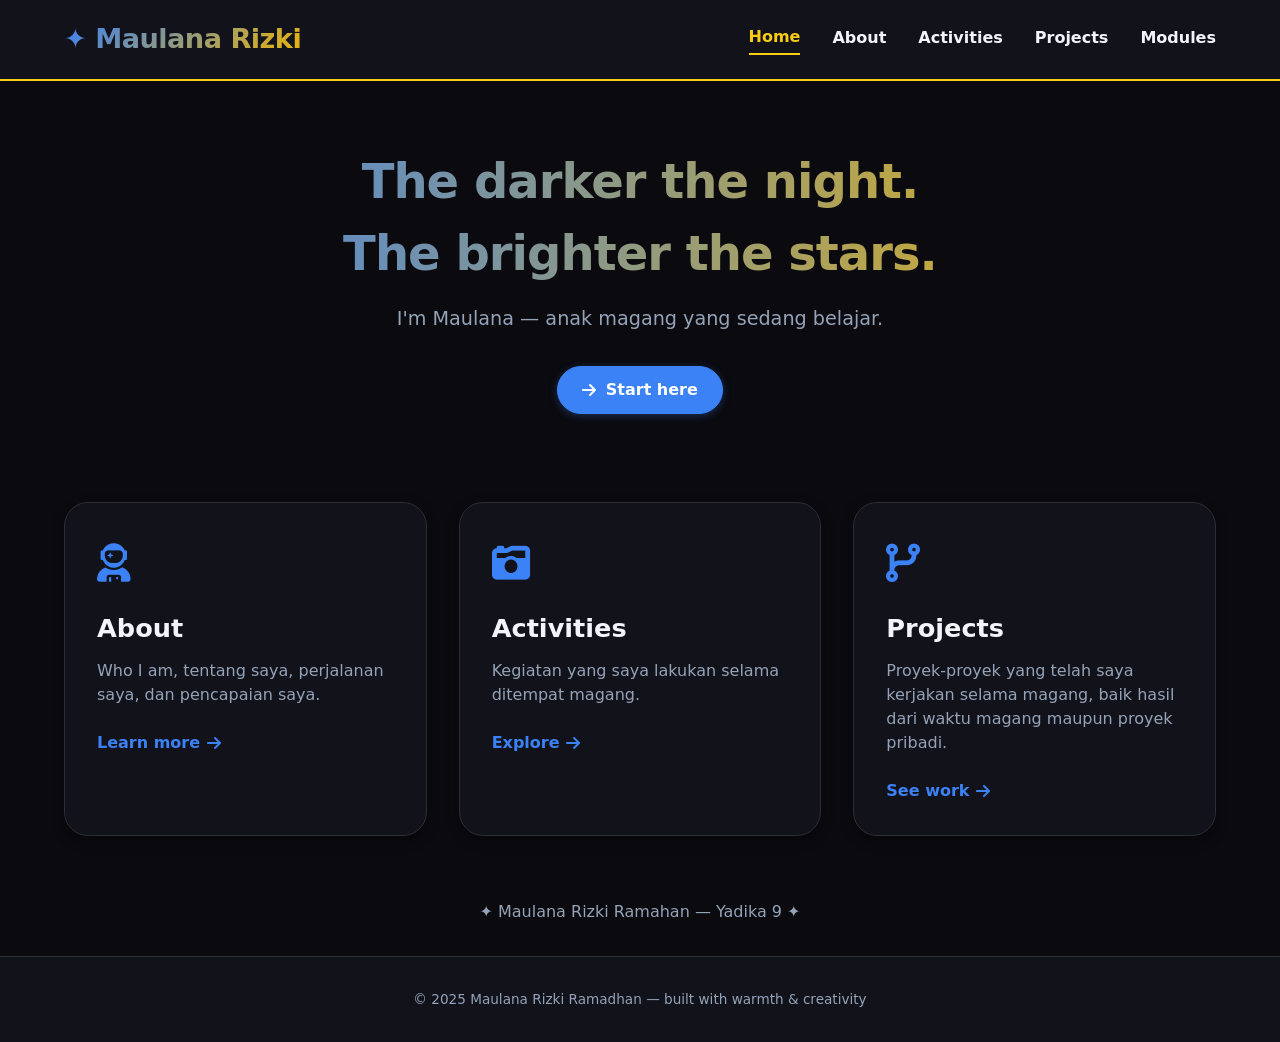
<file: index.html>
<!-- index.html - Landing Page (Dark Background, Blue + Yellow) -->
<!DOCTYPE html>
<html lang="en">
<head>
    <meta charset="UTF-8">
    <meta name="viewport" content="width=device-width, initial-scale=1.0">
    <title>Maulana Rizki | Home</title>
    <link rel="stylesheet" href="https://cdnjs.cloudflare.com/ajax/libs/font-awesome/6.0.0-beta3/css/all.min.css">
    <style>
        * {
            margin: 0;
            padding: 0;
            box-sizing: border-box;
        }

        /* Dark theme with Blue primary + Yellow accent */
        :root {
            --primary-blue: #3b82f6;    /* vibrant blue */
            --primary-dark: #1e40af;    /* deep blue */
            --accent-yellow: #facc15;   /* bright yellow */
            --accent-gold: #eab308;     /* deeper yellow */
            --bg-dark: #0a0a0f;         /* very dark background */
            --surface-dark: #12121a;    /* card/header background */
            --surface-elevated: #1e1e2a;
            --text-light: #f1f5f9;
            --text-muted: #94a3b8;
            --border-dim: #2d2d3a;
        }

        body {
            font-family: 'Inter', system-ui, -apple-system, 'Segoe UI', sans-serif;
            background: var(--bg-dark);
            color: var(--text-light);
            line-height: 1.5;
        }

        .container {
            max-width: 1200px;
            margin: 0 auto;
            padding: 0 1.5rem;
        }

        /* Header & navigation */
        header {
            background: var(--surface-dark);
            border-bottom: 2px solid var(--accent-yellow);
            position: sticky;
            top: 0;
            z-index: 10;
            backdrop-filter: blur(0px);
        }

        nav {
            display: flex;
            flex-wrap: wrap;
            justify-content: space-between;
            align-items: center;
            padding: 1.2rem 0;
            gap: 1rem;
        }

        .logo a {
            font-size: 1.7rem;
            font-weight: 800;
            letter-spacing: -0.02em;
            background: linear-gradient(135deg, var(--primary-blue), var(--accent-gold));
            background-clip: text;
            -webkit-background-clip: text;
            color: transparent;
            text-decoration: none;
        }

        .nav-links {
            display: flex;
            gap: 2rem;
            flex-wrap: wrap;
            align-items: center;
        }

        .nav-links a {
            text-decoration: none;
            font-weight: 600;
            color: var(--text-light);
            transition: color 0.2s ease;
            font-size: 1rem;
            padding-bottom: 0.25rem;
        }

        .nav-links a:hover {
            color: var(--accent-yellow);
        }

        .nav-links a.active {
            color: var(--accent-yellow);
            border-bottom: 2px solid var(--accent-yellow);
        }

        /* buttons */
        .btn {
            display: inline-flex;
            align-items: center;
            gap: 0.6rem;
            background: var(--surface-elevated);
            border: 1px solid var(--primary-blue);
            padding: 0.7rem 1.5rem;
            border-radius: 40px;
            font-weight: 600;
            text-decoration: none;
            transition: all 0.25s;
        }

        .btn-primary {
            background: var(--primary-blue);
            border-color: var(--primary-blue);
            color: white;
            box-shadow: 0 2px 8px rgba(59,130,246,0.3);
        }

        .btn-primary:hover {
            background: var(--primary-dark);
            transform: translateY(-2px);
            box-shadow: 0 8px 18px rgba(59,130,246,0.4);
        }

        .btn-outline:hover {
            background: rgba(59,130,246,0.15);
            border-color: var(--accent-yellow);
        }

        /* Hero section */
        .hero {
            padding: 4rem 0 2.5rem;
            text-align: center;
        }

        .hero h1 {
            font-size: 3rem;
            font-weight: 800;
            letter-spacing: -0.02em;
            background: linear-gradient(to right, var(--primary-blue), var(--accent-gold));
            background-clip: text;
            -webkit-background-clip: text;
            color: transparent;
            margin-bottom: 1rem;
        }

        .hero p {
            font-size: 1.2rem;
            color: var(--text-muted);
            max-width: 640px;
            margin: 0 auto 2rem;
        }

        /* Cards grid (landing) */
        .cards-grid {
            display: grid;
            grid-template-columns: repeat(auto-fit, minmax(280px, 1fr));
            gap: 2rem;
            margin: 3rem 0 4rem;
        }

        .card {
            background: var(--surface-dark);
            border-radius: 1.5rem;
            padding: 2rem;
            transition: all 0.25s ease;
            box-shadow: 0 5px 14px rgba(0,0,0,0.3);
            border: 1px solid var(--border-dim);
        }

        .card:hover {
            transform: translateY(-6px);
            box-shadow: 0 20px 30px -12px rgba(59,130,246,0.2);
            border-color: var(--accent-yellow);
        }

        .card-icon {
            font-size: 2.4rem;
            color: var(--primary-blue);
            margin-bottom: 1rem;
        }

        .card h3 {
            font-size: 1.6rem;
            margin-bottom: 0.75rem;
            font-weight: 700;
            color: var(--text-light);
        }

        .card p {
            color: var(--text-muted);
            margin-bottom: 1.5rem;
        }

        .card-link {
            font-weight: 600;
            text-decoration: none;
            color: var(--primary-blue);
            display: inline-flex;
            align-items: center;
            gap: 0.4rem;
        }

        .card-link:hover {
            color: var(--accent-yellow);
        }

        footer {
            text-align: center;
            padding: 2rem 0;
            border-top: 1px solid var(--border-dim);
            margin-top: 2rem;
            color: var(--text-muted);
            font-size: 0.85rem;
            background: var(--surface-dark);
        }

        @media (max-width: 720px) {
            nav { flex-direction: column; align-items: flex-start; }
            .hero h1 { font-size: 2.2rem; }
        }
    </style>
</head>
<body>
<header>
    <div class="container">
        <nav>
            <div class="logo"><a href="index.html">✦ Maulana Rizki</a></div>
            <div class="nav-links">
                <a href="index.html" class="active">Home</a>
                <a href="about.html">About</a>
                <a href="activities.html">Activities</a>
                <a href="projects.html">Projects</a>
                <a href="modules.html">Modules</a>
            </div>
        </nav>
    </div>
</header>
<main>
    <div class="container">
        <div class="hero">
            <h1>The darker the night.<br>The brighter the stars.</h1>
            <p>I'm Maulana — anak magang yang sedang belajar.</p>
            <a href="about.html" class="btn btn-primary"><i class="fas fa-arrow-right"></i> Start here</a>
        </div>
        <div class="cards-grid">
            <div class="card">
                <div class="card-icon"><i class="fas fa-user-astronaut"></i></div>
                <h3>About</h3>
                <p>Who I am, tentang saya, perjalanan saya, dan pencapaian saya.</p>
                <a href="about.html" class="card-link">Learn more <i class="fas fa-arrow-right"></i></a>
            </div>
            <div class="card">
                <div class="card-icon"><i class="fas fa-camera-retro"></i></div>
                <h3>Activities</h3>
                <p>Kegiatan yang saya lakukan selama ditempat magang.</p>
                <a href="activities.html" class="card-link">Explore <i class="fas fa-arrow-right"></i></a>
            </div>
            <div class="card">
                <div class="card-icon"><i class="fas fa-code-branch"></i></div>
                <h3>Projects</h3>
                <p>Proyek-proyek yang telah saya kerjakan selama magang, baik hasil dari waktu magang maupun proyek pribadi.</p>
                <a href="projects.html" class="card-link">See work <i class="fas fa-arrow-right"></i></a>
            </div>
        </div>
        <div style="text-align: center; margin: 1rem 0 2rem;">
            <p style="color: var(--text-muted);">✦ Maulana Rizki Ramahan — Yadika 9 ✦</p>
        </div>
    </div>
</main>
<footer>
    <div class="container">
        <p>© 2025 Maulana Rizki Ramadhan — built with warmth & creativity</p>
    </div>
</footer>
</body>
</html>
</file>
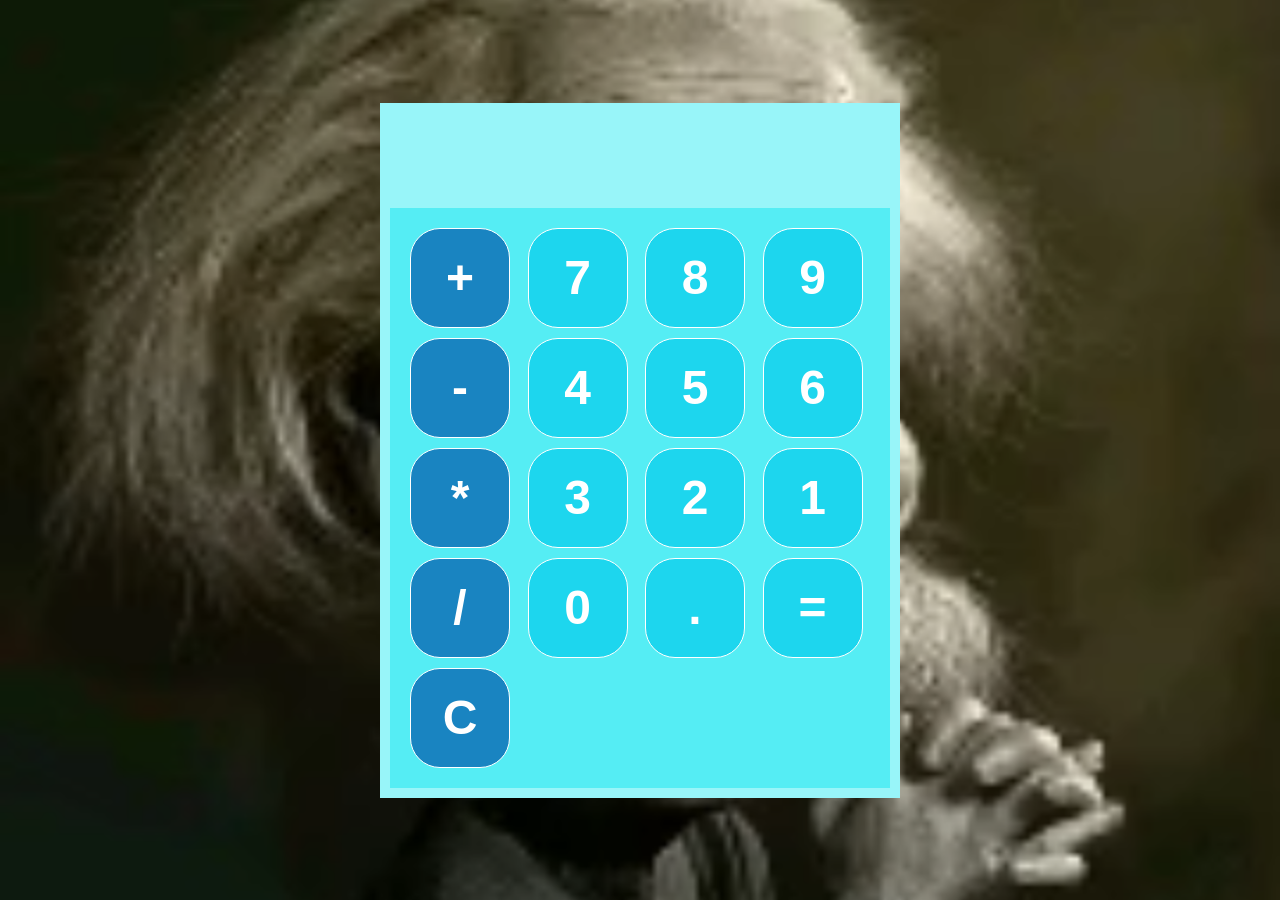
<file: project/Calculator/index.html>
<!DOCTYPE html>
<html lang="en">
<head>
    <meta charset="UTF-8"> <!-- Character encoding -->
    <meta name="viewport" content="width=device-width, initial-scale=1.0">
    <meta http-equiv="X-UA-Compatible" content="IE=edge">
    <title>calculator</title>
    <link rel="stylesheet" href="style.css">
</head>
<body>
    <div id = "calculator">
        <input id="display" readonly> 
        <div id ="keys">
            <button onclick="AppendtoDisplay('+')" class="operator-btn">+</button>
            <button onclick="AppendtoDisplay('7')">7</button>
            <button onclick="AppendtoDisplay('8')">8</button>
            <button onclick="AppendtoDisplay('9')">9</button>
            <button onclick="AppendtoDisplay('-')" class="operator-btn">-</button>
            <button onclick="AppendtoDisplay('4')">4</button>
            <button onclick="AppendtoDisplay('5')">5</button>
            <button onclick="AppendtoDisplay('6')">6</button>
            <button onclick="AppendtoDisplay('*')" class="operator-btn">*</button>
            <button onclick="AppendtoDisplay('3')">3</button>
            <button onclick="AppendtoDisplay('2')">2</button>
            <button onclick="AppendtoDisplay('1')">1</button>
            <button onclick="AppendtoDisplay('/')" class="operator-btn">/</button>
            <button onclick="AppendtoDisplay('0')">0</button>
            <button onclick="AppendtoDisplay('.')">.</button>
            <button onclick="CalculateResult('=')">=</button>
            <button onclick="ClearDisplay('C')" class="operator-btn">C</button>
        </div>
    </div>
    <script src="index.js"></script>
</body>
</html>
</file>
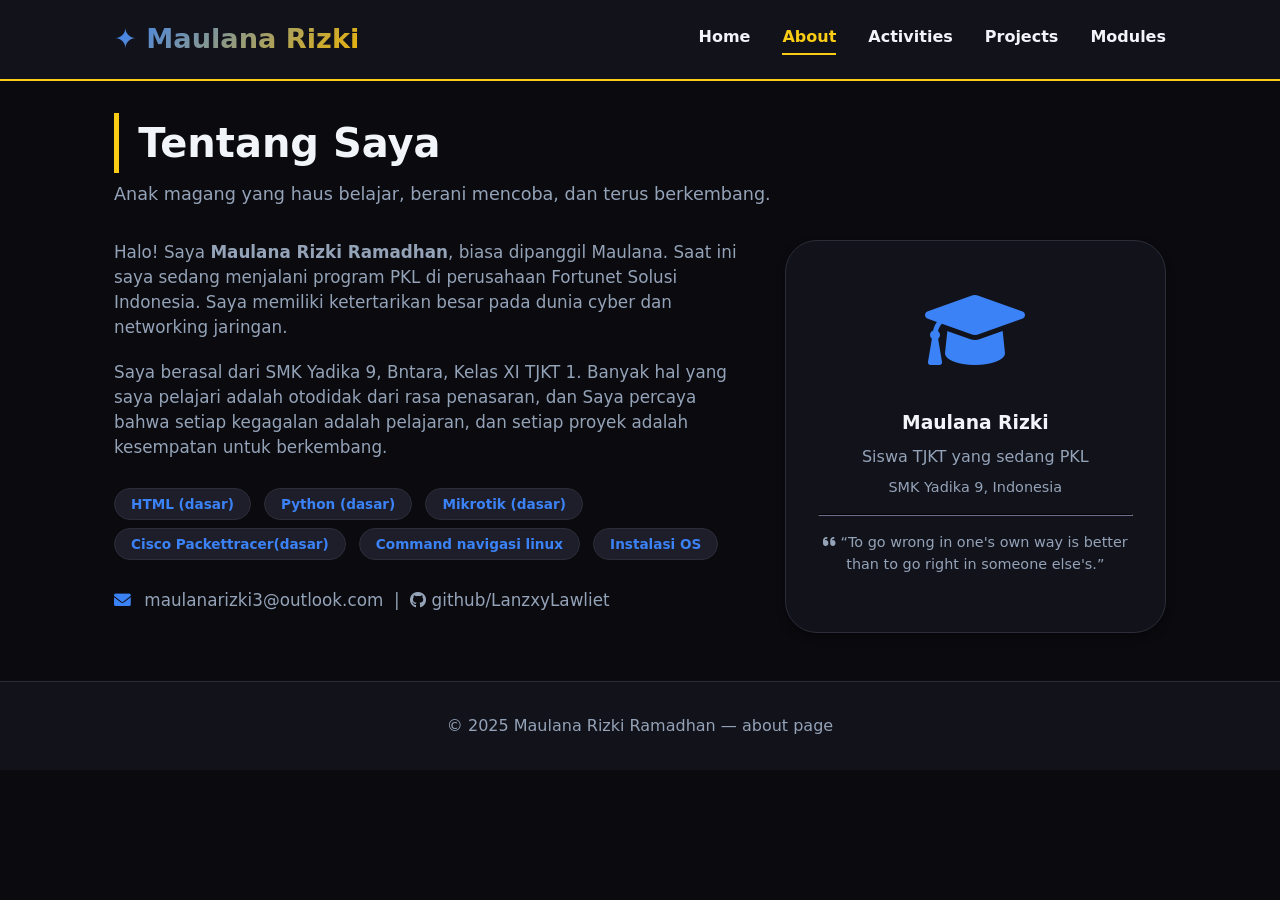
<file: about.html>
<!-- about.html - About Page (Dark Background) -->
<!DOCTYPE html>
<html lang="en">
<head>
    <meta charset="UTF-8">
    <meta name="viewport" content="width=device-width, initial-scale=1.0">
    <title>Maulana | About</title>
    <link rel="stylesheet" href="https://cdnjs.cloudflare.com/ajax/libs/font-awesome/6.0.0-beta3/css/all.min.css">
    <style>
        * { margin: 0; padding: 0; box-sizing: border-box; }
        :root {
            --primary-blue: #3b82f6;
            --primary-dark: #1e40af;
            --accent-yellow: #facc15;
            --accent-gold: #eab308;
            --bg-dark: #0a0a0f;
            --surface-dark: #12121a;
            --surface-elevated: #1e1e2a;
            --text-light: #f1f5f9;
            --text-muted: #94a3b8;
            --border-dim: #2d2d3a;
        }
        body { font-family: 'Inter', system-ui, sans-serif; background: var(--bg-dark); color: var(--text-light); line-height: 1.5; }
        .container { max-width: 1100px; margin: 0 auto; padding: 0 1.5rem; }
        header { background: var(--surface-dark); border-bottom: 2px solid var(--accent-yellow); position: sticky; top: 0; z-index: 10; }
        nav { display: flex; flex-wrap: wrap; justify-content: space-between; align-items: center; padding: 1.2rem 0; gap: 1rem; }
        .logo a { font-size: 1.7rem; font-weight: 800; background: linear-gradient(135deg, var(--primary-blue), var(--accent-gold)); background-clip: text; -webkit-background-clip: text; color: transparent; text-decoration: none; }
        .nav-links { display: flex; gap: 2rem; flex-wrap: wrap; }
        .nav-links a { text-decoration: none; font-weight: 600; color: var(--text-light); transition: 0.2s; }
        .nav-links a:hover, .nav-links a.active { color: var(--accent-yellow); border-bottom: 2px solid var(--accent-yellow); padding-bottom: 0.25rem; }
        .page-title { font-size: 2.5rem; font-weight: 800; margin: 2rem 0 0.5rem; border-left: 5px solid var(--accent-yellow); padding-left: 1.2rem; color: var(--text-light); }
        .section-sub { color: var(--text-muted); margin-bottom: 2rem; font-size: 1.1rem; }
        .about-grid { display: flex; flex-wrap: wrap; gap: 2.5rem; margin: 2rem 0 3rem; }
        .about-text { flex: 2; }
        .about-text p { margin-bottom: 1.2rem; font-size: 1.05rem; color: var(--text-muted); }
        .skill-badge { display: inline-block; background: var(--surface-elevated); padding: 0.3rem 1rem; border-radius: 30px; font-size: 0.85rem; font-weight: 600; margin: 0.25rem 0.5rem 0.25rem 0; color: var(--primary-blue); border: 1px solid var(--border-dim); }
        .profile-card { flex: 1; background: var(--surface-dark); border-radius: 2rem; padding: 2rem; text-align: center; border: 1px solid var(--border-dim); box-shadow: 0 4px 10px rgba(0,0,0,0.3); }
        .profile-icon { font-size: 5rem; color: var(--primary-blue); margin-bottom: 1rem; }
        footer { text-align: center; padding: 2rem 0; border-top: 1px solid var(--border-dim); margin-top: 2rem; color: var(--text-muted); background: var(--surface-dark); }
        @media (max-width: 720px) { nav { flex-direction: column; align-items: flex-start; } .page-title { font-size: 2rem; } }
    </style>
</head>
<body>
<header>
    <div class="container">
        <nav>
            <div class="logo"><a href="index.html">✦ Maulana Rizki</a></div>
            <div class="nav-links">
                <a href="index.html">Home</a>
                <a href="about.html" class="active">About</a>
                <a href="activities.html">Activities</a>
                <a href="projects.html">Projects</a>
                <a href="modules.html">Modules</a>
            </div>
        </nav>
    </div>
</header>
<main class="container">
    <h1 class="page-title">Tentang Saya</h1>
    <div class="section-sub">Anak magang yang haus belajar, berani mencoba, dan terus berkembang.</div>
    <div class="about-grid">
        <div class="about-text">
            <p>Halo! Saya <strong>Maulana Rizki Ramadhan</strong>, biasa dipanggil Maulana. Saat ini saya sedang menjalani program PKL di perusahaan Fortunet Solusi Indonesia. Saya memiliki ketertarikan besar pada dunia cyber dan networking jaringan.</p>
            <p>Saya berasal dari SMK Yadika 9, Bntara, Kelas XI TJKT 1. Banyak hal yang saya pelajari adalah otodidak dari rasa penasaran, dan Saya percaya bahwa setiap kegagalan adalah pelajaran, dan setiap proyek adalah kesempatan untuk berkembang.</p>
            <div style="margin: 1.5rem 0;">
                <span class="skill-badge">HTML (dasar)</span>
                <span class="skill-badge">Python (dasar)</span>
                <span class="skill-badge">Mikrotik (dasar)</span>
                <span class="skill-badge">Cisco Packettracer(dasar)</span>
                <span class="skill-badge">Command navigasi linux</span>
                <span class="skill-badge">Instalasi OS</span>
            </div>
            <p><i class="fas fa-envelope" style="color: var(--primary-blue); margin-right: 0.5rem;"></i> maulanarizki3@outlook.com &nbsp;|&nbsp; <i class="fab fa-github"></i> github/LanzxyLawliet</p>
        </div>
        <div class="profile-card">
            <div class="profile-icon"><i class="fas fa-graduation-cap"></i></div>
            <h3 style="color: var(--text-light);">Maulana Rizki</h3>
            <p style="margin: 0.5rem 0; color: var(--text-muted);">Siswa TJKT yang sedang PKL</p>
            <p style="font-size: 0.9rem; color: var(--text-muted);">SMK Yadika 9, Indonesia</p>
            <hr style="margin: 1rem 0; border-color: var(--border-dim);">
            <p style="font-size: 0.9rem; color: var(--text-muted);"><i class="fas fa-quote-left"></i> “To go wrong in one's own way is better than to go right in someone else's.”</p>
        </div>
    </div>
</main>
<footer>
    <div class="container"><p>© 2025 Maulana Rizki Ramadhan — about page</p></div>
</footer>
</body>
</html>
</file>
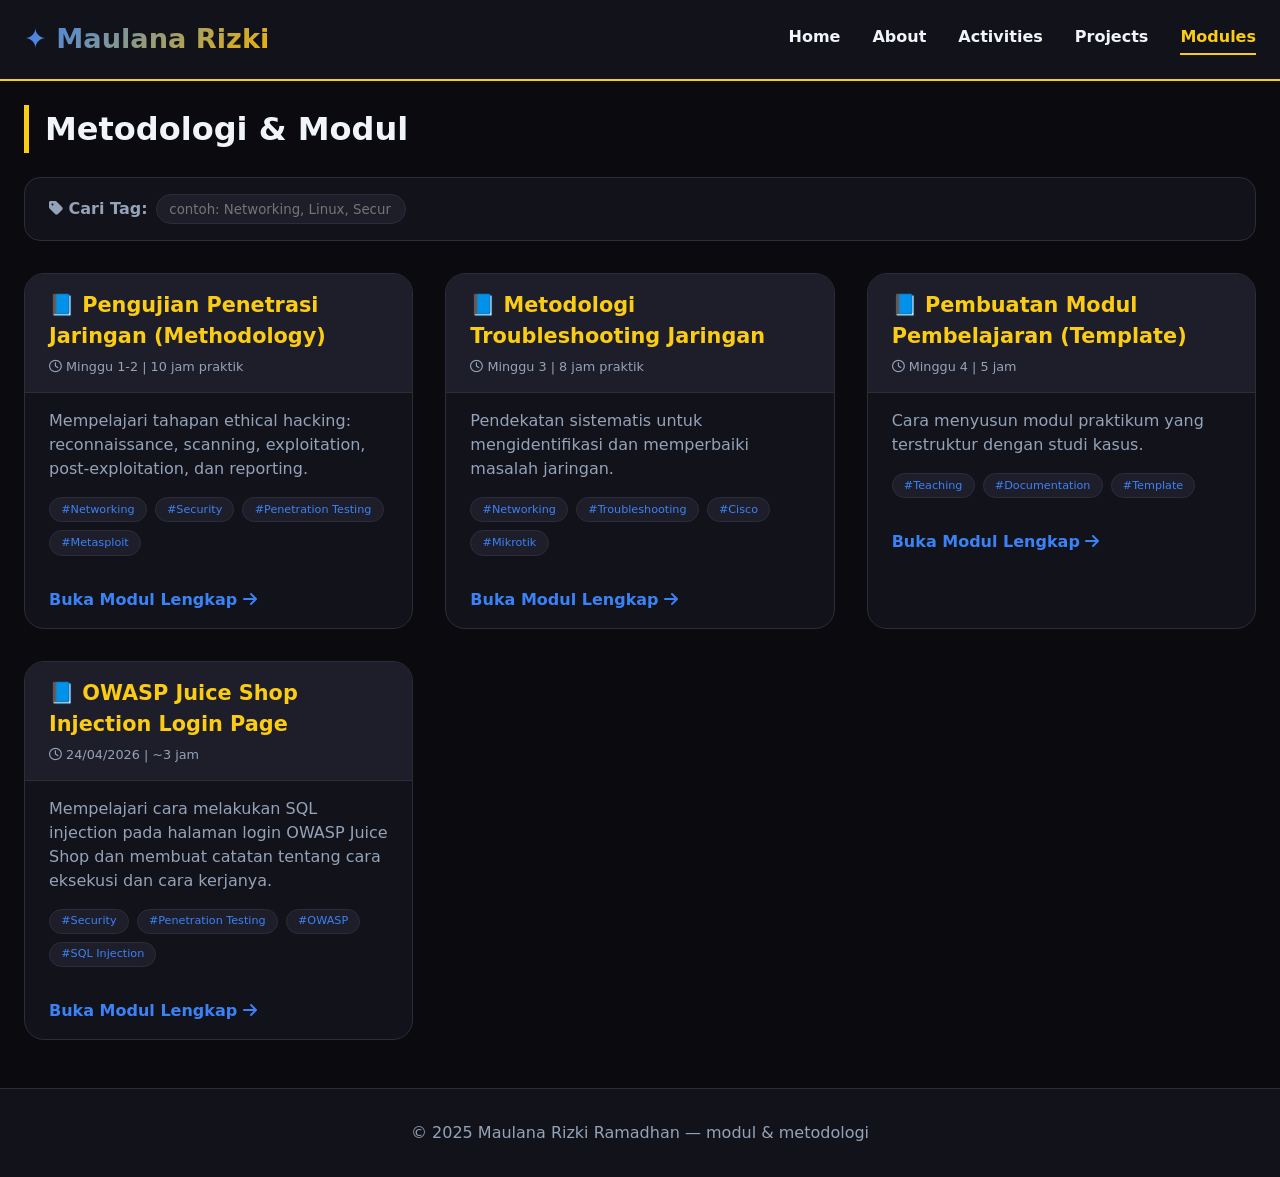
<file: modules.html>
<!DOCTYPE html>
<html lang="en">
<head>
    <meta charset="UTF-8">
    <meta name="viewport" content="width=device-width, initial-scale=1.0">
    <title>Maulana | Modules & Methodology</title>
    <link rel="stylesheet" href="https://cdnjs.cloudflare.com/ajax/libs/font-awesome/6.0.0-beta3/css/all.min.css">
    <style>
        * { margin: 0; padding: 0; box-sizing: border-box; }
        :root {
            --primary-blue: #3b82f6;
            --accent-yellow: #facc15;
            --accent-gold: #eab308;
            --bg-dark: #0a0a0f;
            --surface-dark: #12121a;
            --surface-elevated: #1e1e2a;
            --text-light: #f1f5f9;
            --text-muted: #94a3b8;
            --border-dim: #2d2d3a;
            --card-radius: 1.25rem;
        }
        body { font-family: 'Inter', system-ui, sans-serif; background: var(--bg-dark); color: var(--text-light); line-height: 1.5; }
        .container { max-width: 1280px; margin: 0 auto; padding: 0 1.5rem; }
        header { background: var(--surface-dark); border-bottom: 2px solid var(--accent-yellow); position: sticky; top: 0; z-index: 20; }
        nav { display: flex; flex-wrap: wrap; justify-content: space-between; align-items: center; padding: 1.2rem 0; gap: 1rem; }
        .logo a { font-size: 1.7rem; font-weight: 800; background: linear-gradient(135deg, var(--primary-blue), var(--accent-gold)); background-clip: text; -webkit-background-clip: text; color: transparent; text-decoration: none; }
        .nav-links { display: flex; gap: 2rem; flex-wrap: wrap; }
        .nav-links a { text-decoration: none; font-weight: 600; color: var(--text-light); transition: 0.2s; }
        .nav-links a:hover, .nav-links a.active { color: var(--accent-yellow); border-bottom: 2px solid var(--accent-yellow); padding-bottom: 0.25rem; }
        .controls-bar { background: var(--surface-dark); border-radius: 1rem; padding: 1rem 1.5rem; margin: 1.5rem 0 2rem; border: 1px solid var(--border-dim); display: flex; flex-wrap: wrap; align-items: center; justify-content: space-between; gap: 1rem; }
        .search-group { display: flex; gap: 0.5rem; align-items: center; }
        .search-group label { font-weight: 600; color: var(--text-muted); }
        .tag-search { background: var(--surface-elevated); border: 1px solid var(--border-dim); padding: 0.4rem 0.8rem; border-radius: 40px; color: var(--text-light); font-family: inherit; width: 250px; }
        .modules-grid { display: grid; grid-template-columns: repeat(auto-fill, minmax(320px, 1fr)); gap: 2rem; margin: 2rem 0 3rem; }
        .module-card { background: var(--surface-dark); border-radius: var(--card-radius); border: 1px solid var(--border-dim); overflow: hidden; transition: all 0.2s; }
        .module-card:hover { transform: translateY(-5px); border-color: var(--accent-yellow); }
        .module-header { padding: 1rem 1.5rem; background: var(--surface-elevated); border-bottom: 1px solid var(--border-dim); }
        .module-title { font-size: 1.3rem; font-weight: 700; color: var(--accent-yellow); }
        .module-meta { font-size: 0.8rem; color: var(--text-muted); margin-top: 0.3rem; }
        .module-content { padding: 1rem 1.5rem; }
        .module-description { color: var(--text-muted); margin-bottom: 1rem; line-height: 1.5; }
        .tags { display: flex; flex-wrap: wrap; gap: 0.5rem; margin: 1rem 0; }
        .tag { background: var(--surface-elevated); padding: 0.2rem 0.7rem; border-radius: 30px; font-size: 0.7rem; font-weight: 500; color: var(--primary-blue); border: 1px solid var(--border-dim); }
        .module-link { display: inline-block; margin-top: 1rem; color: var(--primary-blue); text-decoration: none; font-weight: 600; }
        .module-link:hover { color: var(--accent-yellow); }
        footer { text-align: center; padding: 2rem 0; border-top: 1px solid var(--border-dim); color: var(--text-muted); background: var(--surface-dark); }
        @media (max-width: 720px) { nav { flex-direction: column; align-items: flex-start; } }
    </style>
</head>
<body>
<header>
    <div class="container">
        <nav>
            <div class="logo"><a href="index.html">✦ Maulana Rizki</a></div>
            <div class="nav-links">
                <a href="index.html">Home</a>
                <a href="about.html">About</a>
                <a href="activities.html">Activities</a>
                <a href="projects.html">Projects</a>
                <a href="modules.html" class="active">Modules</a>
            </div>
        </nav>
    </div>
</header>
<main class="container">
    <h1 style="font-size: 2rem; font-weight: 800; margin: 1.5rem 0 0.5rem; border-left: 5px solid var(--accent-yellow); padding-left: 1rem;">Metodologi & Modul</h1>
    <div class="controls-bar">
        <div class="search-group">
            <label><i class="fas fa-tag"></i> Cari Tag:</label>
            <input type="text" id="tagSearchInput" class="tag-search" placeholder="contoh: Networking, Linux, Security">
        </div>
    </div>
    <div id="modulesContainer" class="modules-grid">
        <div style="text-align:center; padding:2rem;">Memuat...</div>
    </div>
</main>
<footer><div class="container"><p>© 2025 Maulana Rizki Ramadhan — modul & metodologi</p></div></footer>
<script src="modules-script.js"></script>
</body>
</html>
</file>
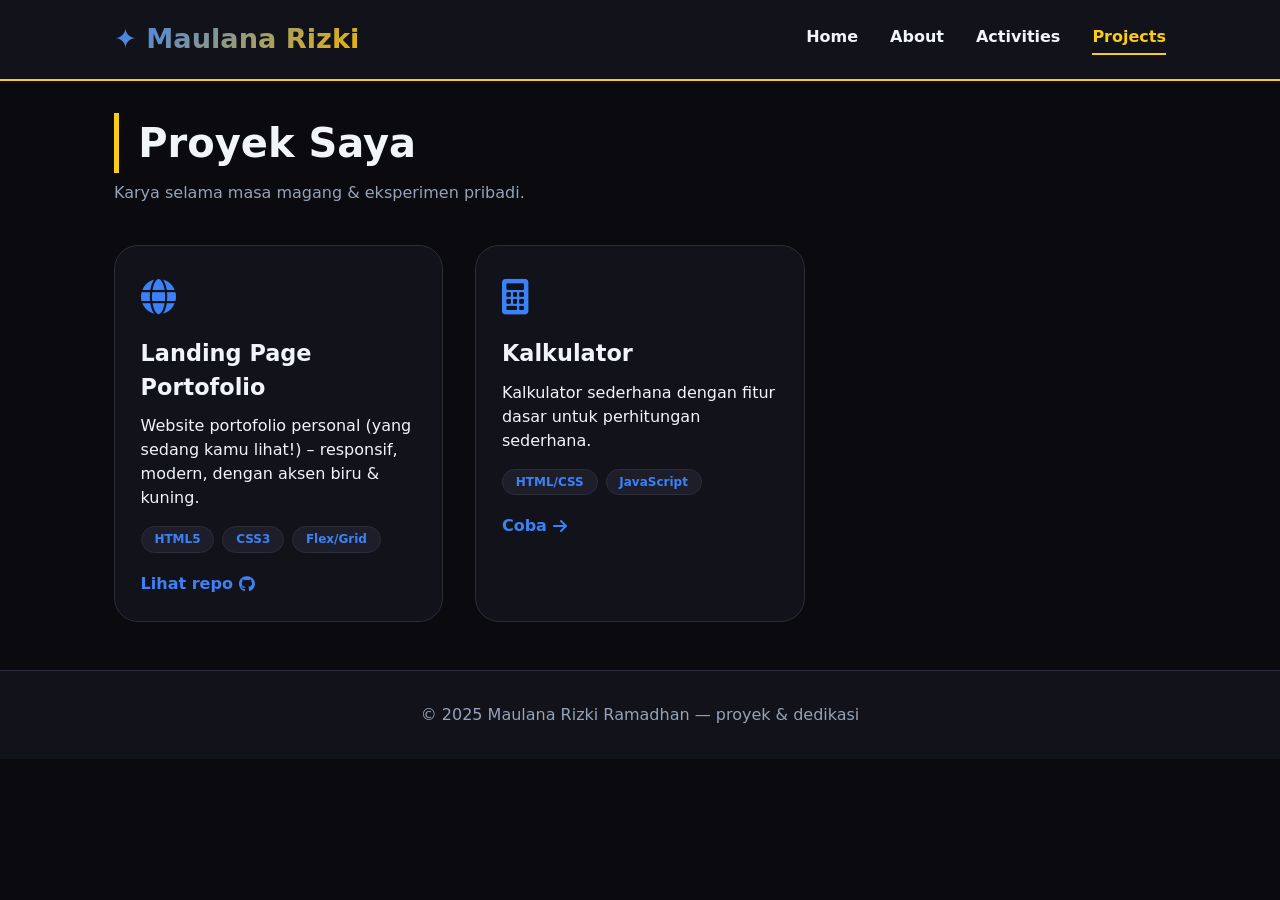
<file: projects.html>
<!-- projects.html - Projects Page (Dark Background) -->
<!DOCTYPE html>
<html lang="en">
<head>
    <meta charset="UTF-8">
    <meta name="viewport" content="width=device-width, initial-scale=1.0">
    <title>Maulana | Projects</title>
    <link rel="stylesheet" href="https://cdnjs.cloudflare.com/ajax/libs/font-awesome/6.0.0-beta3/css/all.min.css">
    <style>
        * { margin: 0; padding: 0; box-sizing: border-box; }
        :root {
            --primary-blue: #3b82f6;
            --accent-yellow: #facc15;
            --accent-gold: #eab308;
            --bg-dark: #0a0a0f;
            --surface-dark: #12121a;
            --surface-elevated: #1e1e2a;
            --text-light: #f1f5f9;
            --text-muted: #94a3b8;
            --border-dim: #2d2d3a;
        }
        body { font-family: 'Inter', system-ui, sans-serif; background: var(--bg-dark); color: var(--text-light); line-height: 1.5; }
        .container { max-width: 1100px; margin: 0 auto; padding: 0 1.5rem; }
        header { background: var(--surface-dark); border-bottom: 2px solid var(--accent-yellow); position: sticky; top: 0; z-index: 10; }
        nav { display: flex; flex-wrap: wrap; justify-content: space-between; align-items: center; padding: 1.2rem 0; gap: 1rem; }
        .logo a { font-size: 1.7rem; font-weight: 800; background: linear-gradient(135deg, var(--primary-blue), var(--accent-gold)); background-clip: text; -webkit-background-clip: text; color: transparent; text-decoration: none; }
        .nav-links { display: flex; gap: 2rem; flex-wrap: wrap; }
        .nav-links a { text-decoration: none; font-weight: 600; color: var(--text-light); transition: 0.2s; }
        .nav-links a:hover, .nav-links a.active { color: var(--accent-yellow); border-bottom: 2px solid var(--accent-yellow); padding-bottom: 0.25rem; }
        .page-title { font-size: 2.5rem; font-weight: 800; margin: 2rem 0 0.5rem; border-left: 5px solid var(--accent-yellow); padding-left: 1.2rem; color: var(--text-light); }
        .projects-grid { display: grid; grid-template-columns: repeat(auto-fill, minmax(300px, 1fr)); gap: 2rem; margin: 2.5rem 0 3rem; }
        .project-card { background: var(--surface-dark); border-radius: 1.5rem; padding: 1.6rem; border: 1px solid var(--border-dim); transition: all 0.2s; }
        .project-card:hover { transform: translateY(-5px); box-shadow: 0 12px 24px -12px rgba(59,130,246,0.3); border-color: var(--accent-yellow); }
        .project-icon { font-size: 2.2rem; color: var(--primary-blue); margin-bottom: 0.8rem; }
        .project-title { font-size: 1.4rem; font-weight: 700; margin: 0.3rem 0 0.6rem; color: var(--text-light); }
        .tech-stack { display: flex; flex-wrap: wrap; gap: 0.5rem; margin: 1rem 0 1.2rem; }
        .tech { background: var(--surface-elevated); padding: 0.2rem 0.8rem; border-radius: 20px; font-size: 0.75rem; font-weight: 600; color: var(--primary-blue); border: 1px solid var(--border-dim); }
        .project-link { color: var(--primary-blue); text-decoration: none; font-weight: 600; display: inline-flex; align-items: center; gap: 0.4rem; }
        .project-link:hover { color: var(--accent-yellow); }
        footer { text-align: center; padding: 2rem 0; border-top: 1px solid var(--border-dim); margin-top: 2rem; color: var(--text-muted); background: var(--surface-dark); }
        @media (max-width: 720px) { nav { flex-direction: column; align-items: flex-start; } }
    </style>
</head>
<body>
<header>
    <div class="container">
        <nav>
            <div class="logo"><a href="index.html">✦ Maulana Rizki</a></div>
            <div class="nav-links">
                <a href="index.html">Home</a>
                <a href="about.html">About</a>
                <a href="activities.html">Activities</a>
                <a href="projects.html" class="active">Projects</a>
            </div>
        </nav>
    </div>
</header>
<main class="container">
    <h1 class="page-title">Proyek Saya</h1>
    <div class="section-sub" style="margin-bottom: 0rem; color: var(--text-muted);">Karya selama masa magang & eksperimen pribadi.</div>
    <div class="projects-grid">
        <div class="project-card">
            <div class="project-icon"><i class="fas fa-globe"></i></div>
            <div class="project-title">Landing Page Portofolio</div>
            <p>Website portofolio personal (yang sedang kamu lihat!) – responsif, modern, dengan aksen biru & kuning.</p>
            <div class="tech-stack"><span class="tech">HTML5</span><span class="tech">CSS3</span><span class="tech">Flex/Grid</span></div>
            <a href="https://github.com/LanzxyLawliet/Website-Kegiatan-Magang" class="project-link">Lihat repo <i class="fab fa-github"></i></a>
        </div>
        <div class="project-card">
            <div class="project-icon"><i class="fas fa-calculator"></i></div>
            <div class="project-title">Kalkulator</div>
            <p>Kalkulator sederhana dengan fitur dasar untuk perhitungan sederhana.</p>
            <div class="tech-stack"><span class="tech">HTML/CSS</span><span class="tech">JavaScript</span></div>
            <a href="project/Calculator/index.html" class="project-link">Coba <i class="fas fa-arrow-right"></i></a>
        </div>
    </div>
</main>
<footer><div class="container"><p>© 2025 Maulana Rizki Ramadhan — proyek & dedikasi</p></div></footer>
</body>
</html>
</file>
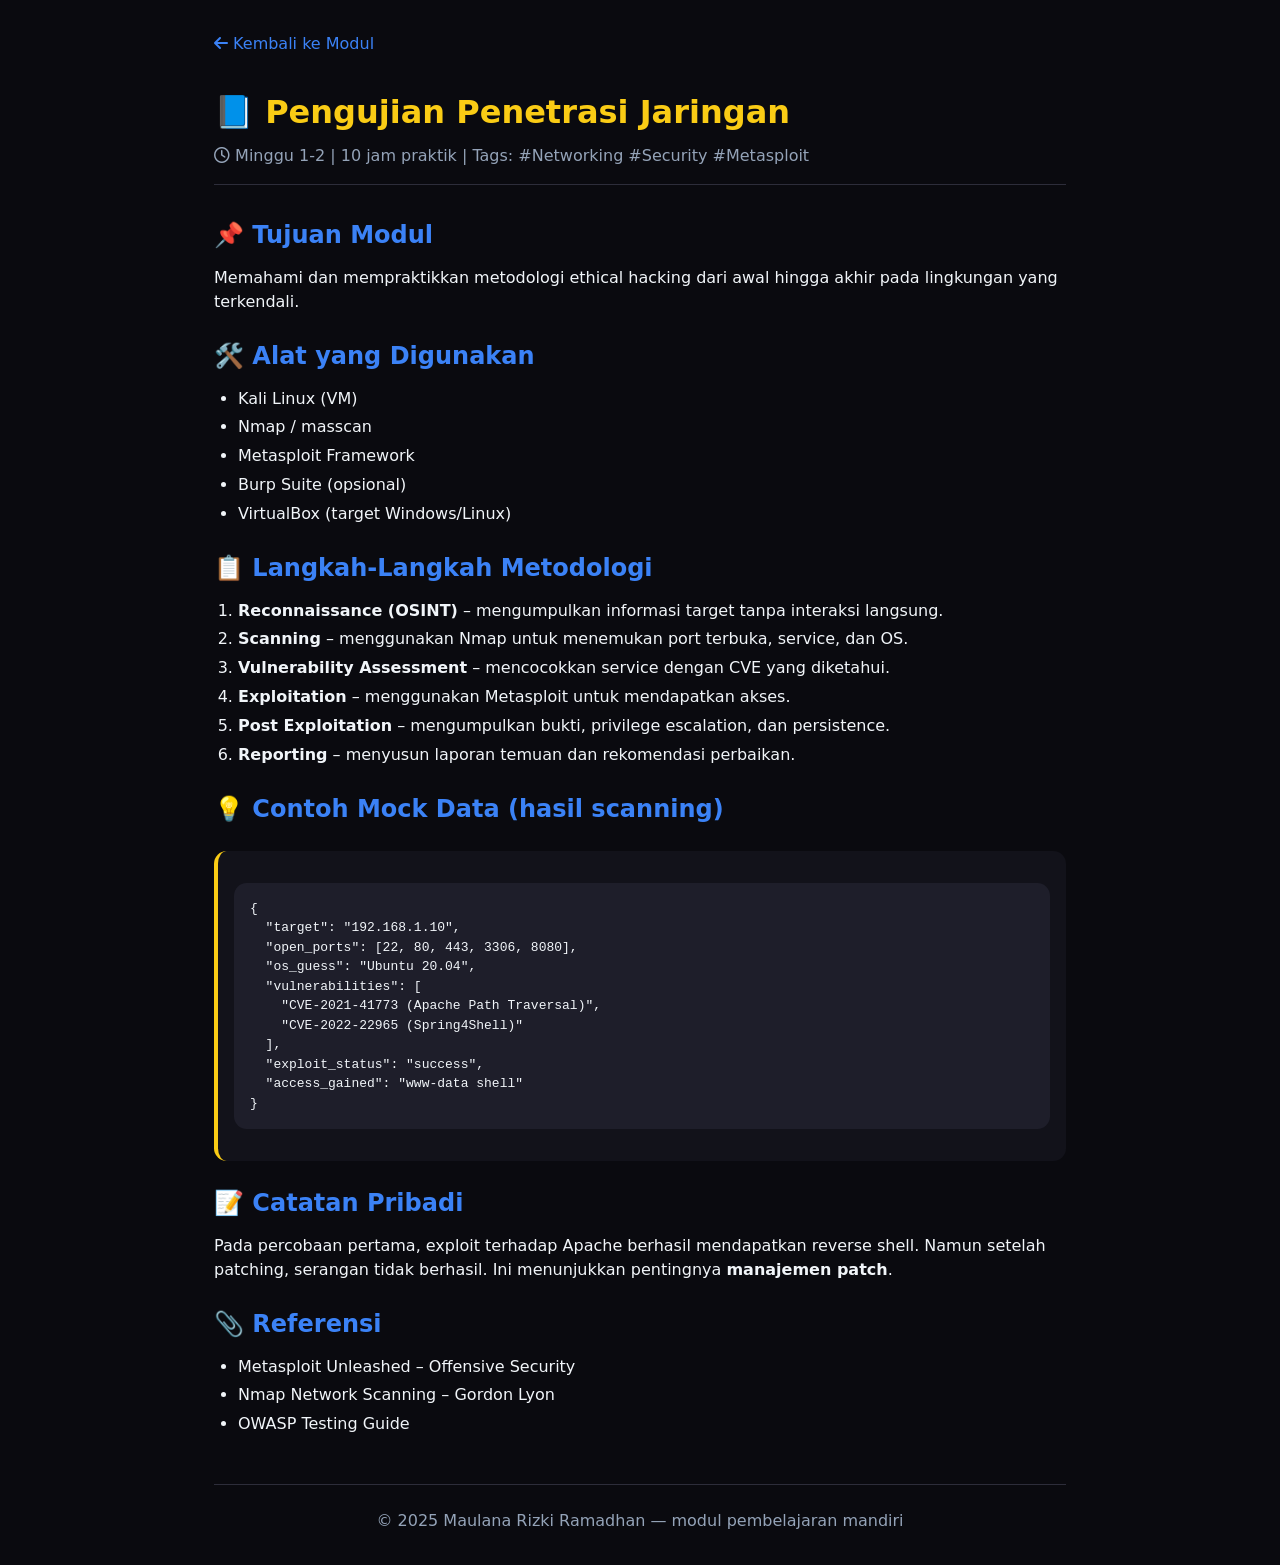
<file: modules/module-1.html>
<!DOCTYPE html>
<html lang="en">
<head>
    <meta charset="UTF-8">
    <meta name="viewport" content="width=device-width, initial-scale=1.0">
    <title>Maulana | Modul: Pengujian Penetrasi Jaringan</title>
    <link rel="stylesheet" href="https://cdnjs.cloudflare.com/ajax/libs/font-awesome/6.0.0-beta3/css/all.min.css">
    <style>
        * { margin: 0; padding: 0; box-sizing: border-box; }
        :root {
            --primary-blue: #3b82f6;
            --accent-yellow: #facc15;
            --accent-gold: #eab308;
            --bg-dark: #0a0a0f;
            --surface-dark: #12121a;
            --surface-elevated: #1e1e2a;
            --text-light: #f1f5f9;
            --text-muted: #94a3b8;
            --border-dim: #2d2d3a;
        }
        body { font-family: 'Inter', system-ui, sans-serif; background: var(--bg-dark); color: var(--text-light); line-height: 1.5; }
        .container { max-width: 900px; margin: 0 auto; padding: 2rem 1.5rem; }
        .back-link { display: inline-block; margin-bottom: 2rem; color: var(--primary-blue); text-decoration: none; }
        .back-link:hover { color: var(--accent-yellow); }
        h1 { font-size: 2rem; margin-bottom: 0.5rem; color: var(--accent-yellow); }
        .meta { color: var(--text-muted); margin-bottom: 2rem; border-bottom: 1px solid var(--border-dim); padding-bottom: 1rem; }
        h2 { margin: 1.5rem 0 0.8rem; color: var(--primary-blue); }
        h3 { margin: 1rem 0 0.5rem; color: var(--text-light); }
        ul, ol { margin: 0.5rem 0 0.5rem 1.5rem; }
        li { margin: 0.3rem 0; }
        code { background: var(--surface-elevated); padding: 0.2rem 0.4rem; border-radius: 6px; font-family: monospace; }
        pre { background: var(--surface-elevated); padding: 1rem; border-radius: 0.8rem; overflow-x: auto; margin: 1rem 0; }
        .mock-data { background: var(--surface-dark); padding: 1rem; border-radius: 0.8rem; border-left: 4px solid var(--accent-yellow); margin: 1.5rem 0; }
        footer { text-align: center; margin-top: 3rem; padding-top: 1.5rem; border-top: 1px solid var(--border-dim); color: var(--text-muted); }
        @media (max-width: 720px) { .container { padding: 1rem; } }
    </style>
</head>
<body>
<div class="container">
    <a href="../modules.html" class="back-link"><i class="fas fa-arrow-left"></i> Kembali ke Modul</a>
    <h1>📘 Pengujian Penetrasi Jaringan</h1>
    <div class="meta"><i class="far fa-clock"></i> Minggu 1-2 | 10 jam praktik | Tags: #Networking #Security #Metasploit</div>

    <h2>📌 Tujuan Modul</h2>
    <p>Memahami dan mempraktikkan metodologi ethical hacking dari awal hingga akhir pada lingkungan yang terkendali.</p>

    <h2>🛠️ Alat yang Digunakan</h2>
    <ul>
        <li>Kali Linux (VM)</li>
        <li>Nmap / masscan</li>
        <li>Metasploit Framework</li>
        <li>Burp Suite (opsional)</li>
        <li>VirtualBox (target Windows/Linux)</li>
    </ul>

    <h2>📋 Langkah-Langkah Metodologi</h2>
    <ol>
        <li><strong>Reconnaissance (OSINT)</strong> – mengumpulkan informasi target tanpa interaksi langsung.</li>
        <li><strong>Scanning</strong> – menggunakan Nmap untuk menemukan port terbuka, service, dan OS.</li>
        <li><strong>Vulnerability Assessment</strong> – mencocokkan service dengan CVE yang diketahui.</li>
        <li><strong>Exploitation</strong> – menggunakan Metasploit untuk mendapatkan akses.</li>
        <li><strong>Post Exploitation</strong> – mengumpulkan bukti, privilege escalation, dan persistence.</li>
        <li><strong>Reporting</strong> – menyusun laporan temuan dan rekomendasi perbaikan.</li>
    </ol>

    <h2>💡 Contoh Mock Data (hasil scanning)</h2>
    <div class="mock-data">
        <pre>{
  "target": "192.168.1.10",
  "open_ports": [22, 80, 443, 3306, 8080],
  "os_guess": "Ubuntu 20.04",
  "vulnerabilities": [
    "CVE-2021-41773 (Apache Path Traversal)",
    "CVE-2022-22965 (Spring4Shell)"
  ],
  "exploit_status": "success",
  "access_gained": "www-data shell"
}</pre>
    </div>

    <h2>📝 Catatan Pribadi</h2>
    <p>Pada percobaan pertama, exploit terhadap Apache berhasil mendapatkan reverse shell. Namun setelah patching, serangan tidak berhasil. Ini menunjukkan pentingnya <strong>manajemen patch</strong>.</p>

    <h2>📎 Referensi</h2>
    <ul>
        <li>Metasploit Unleashed – Offensive Security</li>
        <li>Nmap Network Scanning – Gordon Lyon</li>
        <li>OWASP Testing Guide</li>
    </ul>

    <footer>© 2025 Maulana Rizki Ramadhan — modul pembelajaran mandiri</footer>
</div>
</body>
</html>
</file>
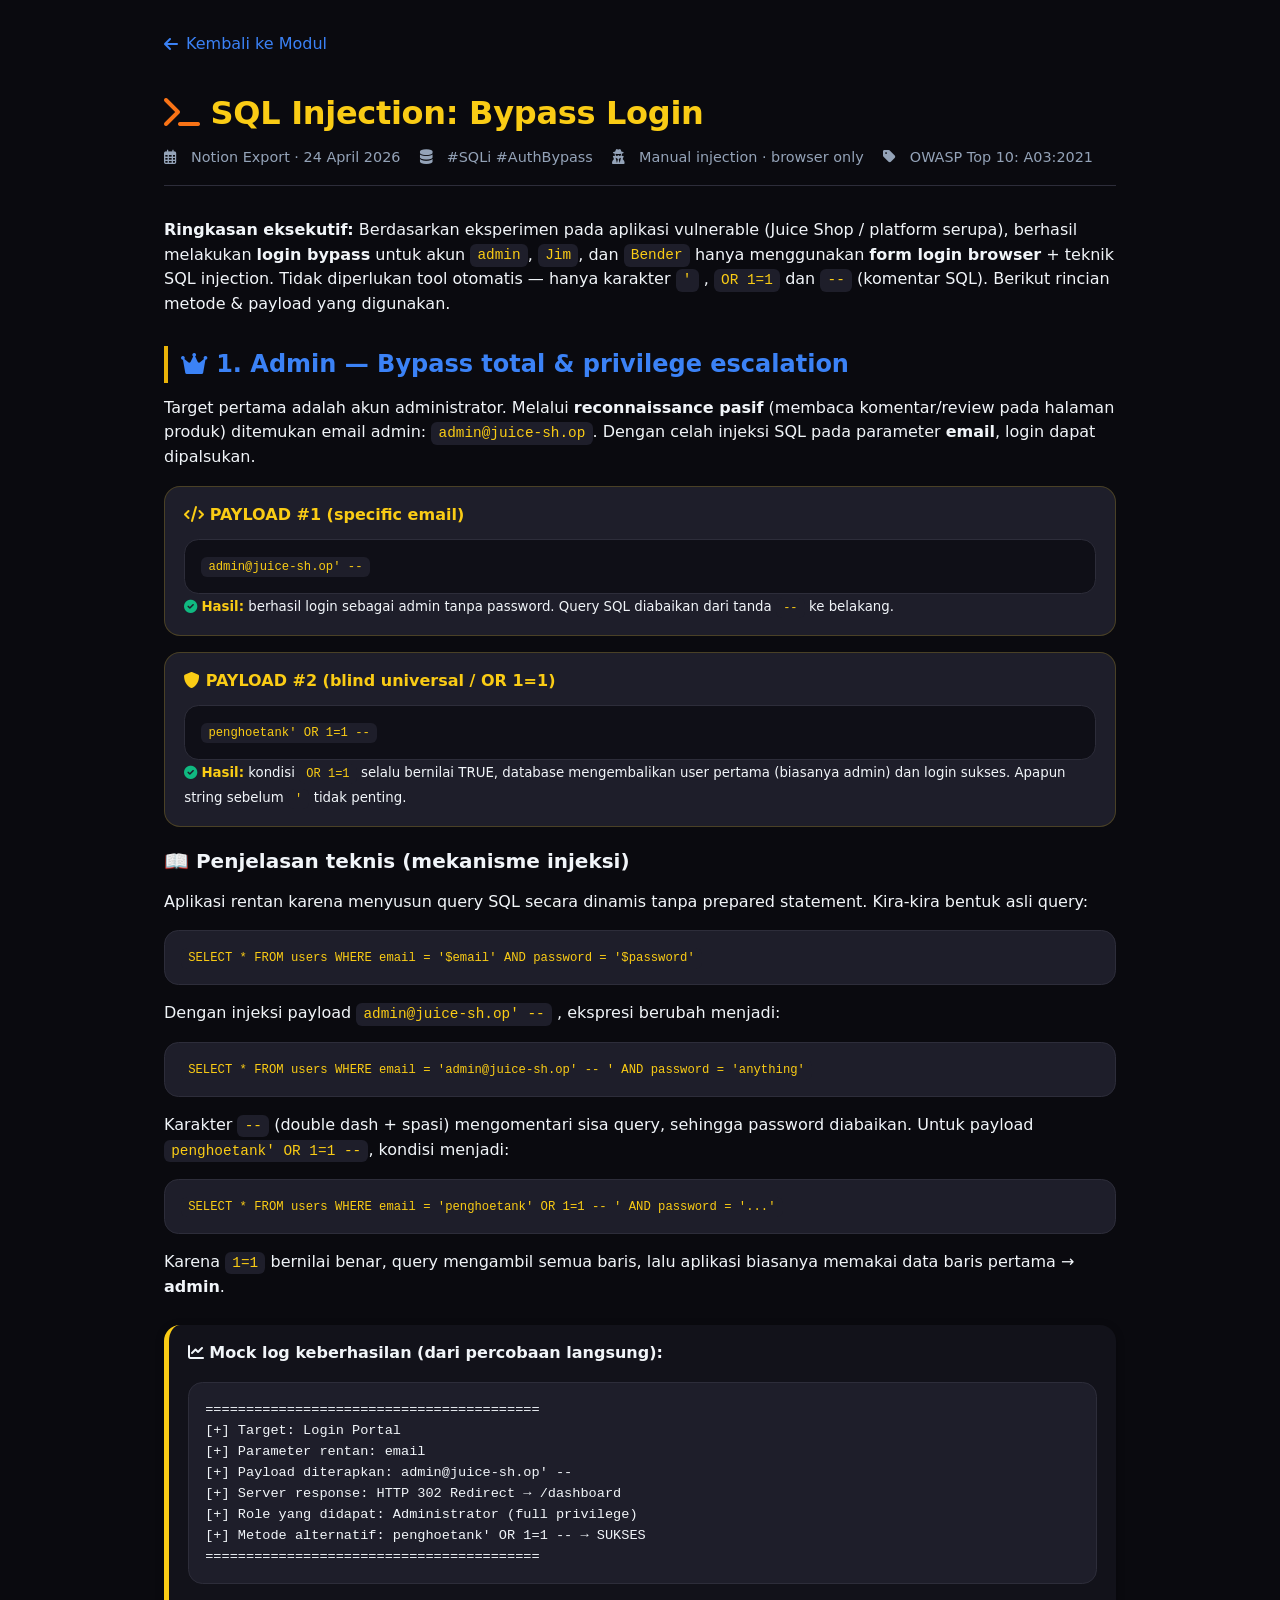
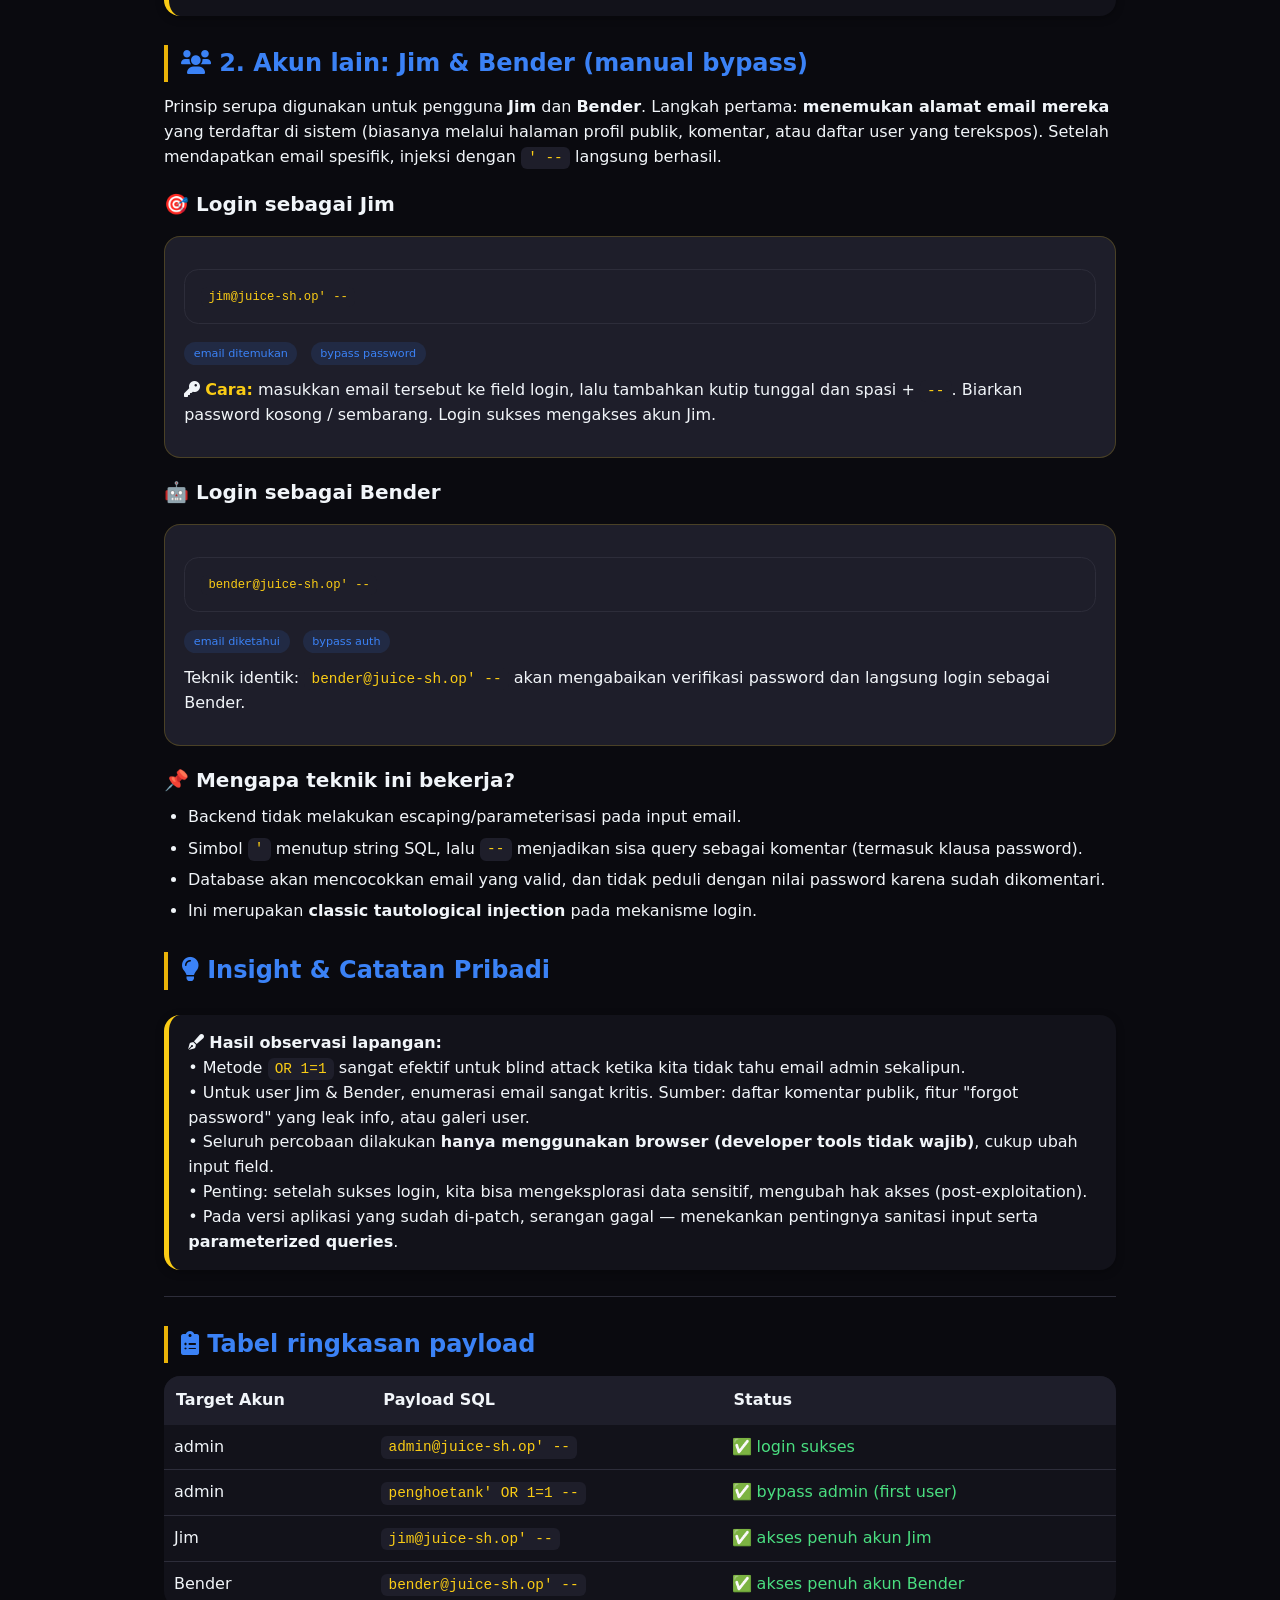
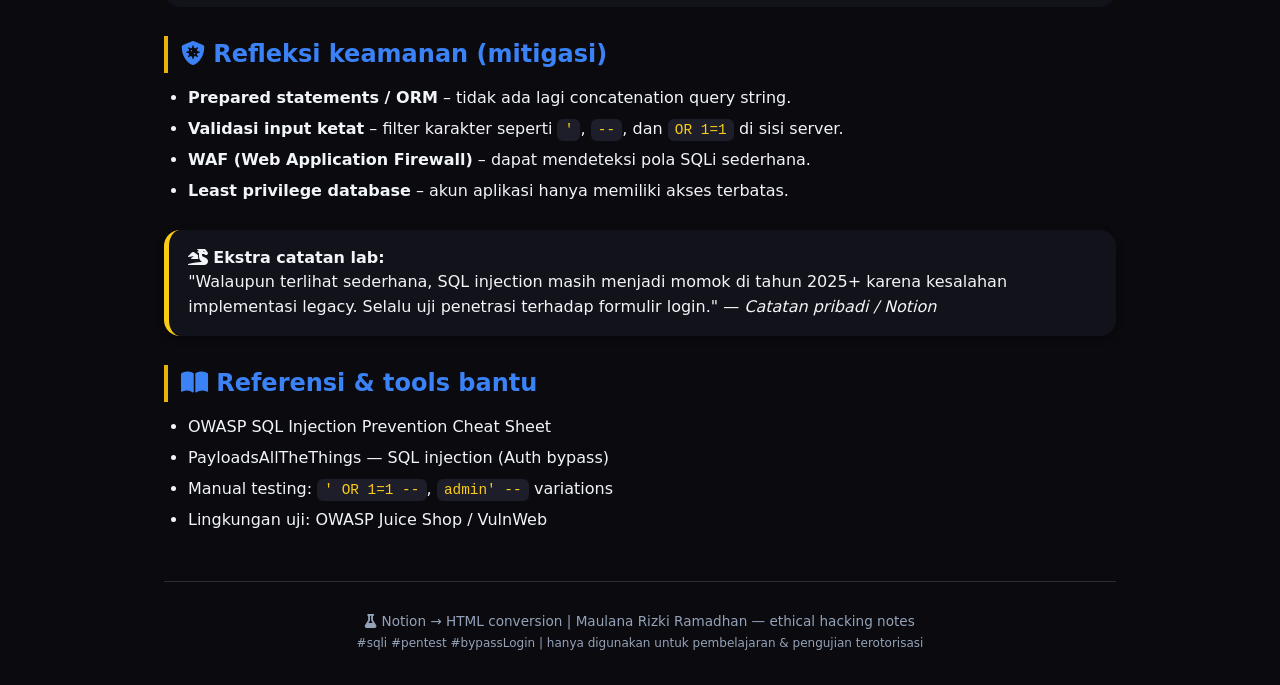
<file: modules/OWASP-JS-Injection-1.html>
<!DOCTYPE html>
<html lang="id">
<head>
    <meta charset="UTF-8">
    <meta name="viewport" content="width=device-width, initial-scale=1.0, viewport-fit=cover">
    <title>SQLi Write-up · Bypass Login (admin, Jim, Bender) | Catatan Pentest</title>
    <link rel="stylesheet" href="https://cdnjs.cloudflare.com/ajax/libs/font-awesome/6.0.0-beta3/css/all.min.css">
    <style>
        * {
            margin: 0;
            padding: 0;
            box-sizing: border-box;
        }

        :root {
            --primary-blue: #3b82f6;
            --accent-yellow: #facc15;
            --accent-gold: #eab308;
            --bg-dark: #0a0a0f;
            --surface-dark: #12121a;
            --surface-elevated: #1e1e2a;
            --text-light: #f1f5f9;
            --text-muted: #94a3b8;
            --border-dim: #2d2d3a;
            --sql-danger: #f97316;
            --sql-comment: #6ee7b7;
        }

        body {
            font-family: 'Inter', system-ui, -apple-system, 'Segoe UI', Roboto, sans-serif;
            background: var(--bg-dark);
            color: var(--text-light);
            line-height: 1.55;
        }

        .container {
            max-width: 1000px;
            margin: 0 auto;
            padding: 2rem 1.5rem;
        }

        .back-link {
            display: inline-flex;
            align-items: center;
            gap: 0.5rem;
            margin-bottom: 2rem;
            color: var(--primary-blue);
            text-decoration: none;
            font-weight: 500;
            transition: color 0.2s;
        }

        .back-link:hover {
            color: var(--accent-yellow);
            text-decoration: underline;
        }

        h1 {
            font-size: 2rem;
            margin-bottom: 0.5rem;
            color: var(--accent-yellow);
            letter-spacing: -0.3px;
        }

        .meta {
            display: flex;
            flex-wrap: wrap;
            gap: 1.2rem;
            color: var(--text-muted);
            margin-bottom: 2rem;
            padding-bottom: 1rem;
            border-bottom: 1px solid var(--border-dim);
            font-size: 0.9rem;
        }

        .meta i {
            margin-right: 0.3rem;
            width: 1.1rem;
        }

        h2 {
            margin: 1.8rem 0 0.8rem;
            color: var(--primary-blue);
            font-weight: 600;
            font-size: 1.5rem;
            border-left: 4px solid var(--accent-gold);
            padding-left: 0.8rem;
        }

        h3 {
            margin: 1.2rem 0 0.6rem;
            color: var(--text-light);
            font-weight: 600;
            font-size: 1.25rem;
        }

        p {
            margin: 0.8rem 0;
        }

        ul, ol {
            margin: 0.6rem 0 0.8rem 1.5rem;
        }

        li {
            margin: 0.4rem 0;
        }

        code {
            background: var(--surface-elevated);
            padding: 0.2rem 0.45rem;
            border-radius: 6px;
            font-family: 'Fira Code', 'Cascadia Code', monospace;
            font-size: 0.9em;
            color: var(--accent-yellow);
            word-break: break-word;
        }

        pre {
            background: var(--surface-elevated);
            padding: 1rem;
            border-radius: 0.9rem;
            overflow-x: auto;
            margin: 1rem 0;
            border: 1px solid var(--border-dim);
            font-family: 'Fira Code', monospace;
            font-size: 0.85rem;
        }

        .mock-data {
            background: var(--surface-dark);
            padding: 1rem 1.2rem;
            border-radius: 1rem;
            border-left: 5px solid var(--accent-yellow);
            margin: 1.6rem 0;
            box-shadow: 0 2px 8px rgba(0,0,0,0.3);
        }

        .payload-card {
            background: var(--surface-elevated);
            border-radius: 1rem;
            padding: 1rem 1.2rem;
            margin: 1rem 0;
            border: 1px solid rgba(250, 204, 21, 0.2);
            transition: all 0.1s ease;
        }

        .payload-card strong {
            color: var(--accent-yellow);
        }

        .badge {
            display: inline-block;
            background: #3b82f620;
            color: var(--primary-blue);
            font-size: 0.7rem;
            padding: 0.2rem 0.6rem;
            border-radius: 20px;
            margin-right: 0.5rem;
            font-weight: 500;
        }

        .sql-icon {
            color: var(--sql-danger);
        }

        footer {
            text-align: center;
            margin-top: 3rem;
            padding-top: 1.8rem;
            border-top: 1px solid var(--border-dim);
            color: var(--text-muted);
            font-size: 0.85rem;
        }

        hr {
            border: none;
            height: 1px;
            background: var(--border-dim);
            margin: 1.5rem 0;
        }

        @media (max-width: 720px) {
            .container { padding: 1.2rem; }
            h1 { font-size: 1.6rem; }
            pre { font-size: 0.75rem; }
        }
    </style>
</head>
<body>
<div class="container">
    <a href="../modules.html" class="back-link"><i class="fas fa-arrow-left"></i> Kembali ke Modul</a>
    <h1><i class="fas fa-terminal sql-icon"></i> SQL Injection: Bypass Login</h1>
    <div class="meta">
        <span><i class="far fa-calendar-alt"></i> Notion Export · 24 April 2026</span>
        <span><i class="fas fa-database"></i> #SQLi #AuthBypass</span>
        <span><i class="fas fa-user-secret"></i> Manual injection · browser only</span>
        <span><i class="fas fa-tag"></i> OWASP Top 10: A03:2021</span>
    </div>

    <p><strong>Ringkasan eksekutif:</strong> Berdasarkan eksperimen pada aplikasi vulnerable (Juice Shop / platform serupa), berhasil melakukan <strong>login bypass</strong> untuk akun <code>admin</code>, <code>Jim</code>, dan <code>Bender</code> hanya menggunakan <strong>form login browser</strong> + teknik SQL injection. Tidak diperlukan tool otomatis — hanya karakter <code>'</code> , <code>OR 1=1</code> dan <code>--</code> (komentar SQL). Berikut rincian metode & payload yang digunakan.</p>

    <!-- Admin section -->
    <h2><i class="fas fa-crown"></i> 1. Admin — Bypass total & privilege escalation</h2>
    <p>Target pertama adalah akun administrator. Melalui <strong>reconnaissance pasif</strong> (membaca komentar/review pada halaman produk) ditemukan email admin: <code>admin@juice-sh.op</code>. Dengan celah injeksi SQL pada parameter <strong>email</strong>, login dapat dipalsukan.</p>

    <div class="payload-card">
        <strong><i class="fas fa-code"></i> PAYLOAD #1 (specific email)</strong>
        <pre style="margin: 0.7rem 0 0 0; background:#0f0f17;"><code>admin@juice-sh.op' --</code></pre>
        <small><i class="fas fa-check-circle" style="color:#10b981;"></i> <strong>Hasil:</strong> berhasil login sebagai admin tanpa password. Query SQL diabaikan dari tanda <code>--</code> ke belakang.</small>
    </div>

    <div class="payload-card">
        <strong><i class="fas fa-shield-alt"></i> PAYLOAD #2 (blind universal / OR 1=1)</strong>
        <pre style="margin: 0.7rem 0 0 0; background:#0f0f17;"><code>penghoetank' OR 1=1 --</code></pre>
        <small><i class="fas fa-check-circle" style="color:#10b981;"></i> <strong>Hasil:</strong> kondisi <code>OR 1=1</code> selalu bernilai TRUE, database mengembalikan user pertama (biasanya admin) dan login sukses. Apapun string sebelum <code>'</code> tidak penting.</small>
    </div>

    <h3>📖 Penjelasan teknis (mekanisme injeksi)</h3>
    <p>Aplikasi rentan karena menyusun query SQL secara dinamis tanpa prepared statement. Kira-kira bentuk asli query:</p>
    <pre><code>SELECT * FROM users WHERE email = '$email' AND password = '$password'</code></pre>
    <p>Dengan injeksi payload <code>admin@juice-sh.op' --</code> , ekspresi berubah menjadi:</p>
    <pre><code>SELECT * FROM users WHERE email = 'admin@juice-sh.op' -- ' AND password = 'anything'</code></pre>
    <p>Karakter <code>--</code> (double dash + spasi) mengomentari sisa query, sehingga password diabaikan. Untuk payload <code>penghoetank' OR 1=1 --</code>, kondisi menjadi:</p>
    <pre><code>SELECT * FROM users WHERE email = 'penghoetank' OR 1=1 -- ' AND password = '...'</code></pre>
    <p>Karena <code>1=1</code> bernilai benar, query mengambil semua baris, lalu aplikasi biasanya memakai data baris pertama → <strong>admin</strong>.</p>

    <div class="mock-data">
        <i class="fas fa-chart-line"></i> <strong>Mock log keberhasilan (dari percobaan langsung):</strong>
        <pre>=========================================
[+] Target: Login Portal
[+] Parameter rentan: email
[+] Payload diterapkan: admin@juice-sh.op' --
[+] Server response: HTTP 302 Redirect → /dashboard
[+] Role yang didapat: Administrator (full privilege)
[+] Metode alternatif: penghoetank' OR 1=1 -- → SUKSES
=========================================</pre>
    </div>

    <!-- Other users: Jim & Bender -->
    <h2><i class="fas fa-users"></i> 2. Akun lain: Jim & Bender (manual bypass)</h2>
    <p>Prinsip serupa digunakan untuk pengguna <strong>Jim</strong> dan <strong>Bender</strong>. Langkah pertama: <strong>menemukan alamat email mereka</strong> yang terdaftar di sistem (biasanya melalui halaman profil publik, komentar, atau daftar user yang terekspos). Setelah mendapatkan email spesifik, injeksi dengan <code>' --</code> langsung berhasil.</p>

    <h3>🎯 Login sebagai Jim</h3>
    <div class="payload-card">
        <pre><code>jim@juice-sh.op' --</code></pre>
        <span class="badge">email ditemukan</span> <span class="badge">bypass password</span>
        <p><i class="fas fa-key"></i> <strong>Cara:</strong> masukkan email tersebut ke field login, lalu tambahkan kutip tunggal dan spasi + <code>--</code>. Biarkan password kosong / sembarang. Login sukses mengakses akun Jim.</p>
    </div>

    <h3>🤖 Login sebagai Bender</h3>
    <div class="payload-card">
        <pre><code>bender@juice-sh.op' --</code></pre>
        <span class="badge">email diketahui</span> <span class="badge">bypass auth</span>
        <p>Teknik identik: <code>bender@juice-sh.op' --</code> akan mengabaikan verifikasi password dan langsung login sebagai Bender.</p>
    </div>

    <h3>📌 Mengapa teknik ini bekerja?</h3>
    <ul>
        <li>Backend tidak melakukan escaping/parameterisasi pada input email.</li>
        <li>Simbol <code>'</code> menutup string SQL, lalu <code>--</code> menjadikan sisa query sebagai komentar (termasuk klausa password).</li>
        <li>Database akan mencocokkan email yang valid, dan tidak peduli dengan nilai password karena sudah dikomentari.</li>
        <li>Ini merupakan <strong>classic tautological injection</strong> pada mekanisme login.</li>
    </ul>

    <h2><i class="fas fa-lightbulb"></i> Insight & Catatan Pribadi</h2>
    <div class="mock-data">
        <i class="fas fa-pen-fancy"></i> <strong>Hasil observasi lapangan:</strong><br>
        • Metode <code>OR 1=1</code> sangat efektif untuk blind attack ketika kita tidak tahu email admin sekalipun.<br>
        • Untuk user Jim & Bender, enumerasi email sangat kritis. Sumber: daftar komentar publik, fitur "forgot password" yang leak info, atau galeri user.<br>
        • Seluruh percobaan dilakukan <strong>hanya menggunakan browser (developer tools tidak wajib)</strong>, cukup ubah input field.<br>
        • Penting: setelah sukses login, kita bisa mengeksplorasi data sensitif, mengubah hak akses (post-exploitation).<br>
        • Pada versi aplikasi yang sudah di-patch, serangan gagal — menekankan pentingnya sanitasi input serta <strong>parameterized queries</strong>.
    </div>

    <hr>

    <h2><i class="fas fa-clipboard-list"></i> Tabel ringkasan payload</h2>
    <div style="overflow-x: auto;">
        <table style="width:100%; border-collapse: collapse; background: var(--surface-dark); border-radius: 1rem; overflow: hidden;">
            <thead style="background: #1e1e2a;">
                <tr><th style="padding: 12px; text-align: left;">Target Akun</th><th style="padding: 12px; text-align: left;">Payload SQL</th><th style="padding: 12px; text-align: left;">Status</th></tr>
            </thead>
            <tbody>
                <tr style="border-bottom: 1px solid var(--border-dim);"><td style="padding: 10px;">admin</td><td style="padding: 10px;"><code>admin@juice-sh.op' --</code></td><td style="padding: 10px; color:#4ade80;">✅ login sukses</td></tr>
                <tr style="border-bottom: 1px solid var(--border-dim);"><td style="padding: 10px;">admin</td><td style="padding: 10px;"><code>penghoetank' OR 1=1 --</code></td><td style="padding: 10px; color:#4ade80;">✅ bypass admin (first user)</td></tr>
                <tr style="border-bottom: 1px solid var(--border-dim);"><td style="padding: 10px;">Jim</td><td style="padding: 10px;"><code>jim@juice-sh.op' --</code></td><td style="padding: 10px; color:#4ade80;">✅ akses penuh akun Jim</td></tr>
                <tr><td style="padding: 10px;">Bender</td><td style="padding: 10px;"><code>bender@juice-sh.op' --</code></td><td style="padding: 10px; color:#4ade80;">✅ akses penuh akun Bender</td></tr>
            </tbody>
        </table>
    </div>

    <h2><i class="fas fa-shield-virus"></i> Refleksi keamanan (mitigasi)</h2>
    <ul>
        <li><strong>Prepared statements / ORM</strong> – tidak ada lagi concatenation query string.</li>
        <li><strong>Validasi input ketat</strong> – filter karakter seperti <code>'</code>, <code>--</code>, dan <code>OR 1=1</code> di sisi server.</li>
        <li><strong>WAF (Web Application Firewall)</strong> – dapat mendeteksi pola SQLi sederhana.</li>
        <li><strong>Least privilege database</strong> – akun aplikasi hanya memiliki akses terbatas.</li>
    </ul>

    <div class="mock-data">
        <i class="fas fa-dragon"></i> <strong>Ekstra catatan lab:</strong><br>
        "Walaupun terlihat sederhana, SQL injection masih menjadi momok di tahun 2025+ karena kesalahan implementasi legacy. Selalu uji penetrasi terhadap formulir login." — <em>Catatan pribadi / Notion</em>
    </div>

    <h2><i class="fas fa-book-open"></i> Referensi & tools bantu</h2>
    <ul>
        <li>OWASP SQL Injection Prevention Cheat Sheet</li>
        <li>PayloadsAllTheThings — SQL injection (Auth bypass)</li>
        <li>Manual testing: <code>' OR 1=1 --</code>, <code>admin' --</code> variations</li>
        <li>Lingkungan uji: OWASP Juice Shop / VulnWeb</li>
    </ul>

    <footer>
        <i class="fas fa-flask"></i> Notion → HTML conversion | Maulana Rizki Ramadhan — ethical hacking notes<br>
        <span style="font-size: 0.75rem;">#sqli #pentest #bypassLogin | hanya digunakan untuk pembelajaran & pengujian terotorisasi</span>
    </footer>
</div>

<!-- optional: smooth back link -->
<script>
    document.getElementById('homeMockLink')?.addEventListener('click', (e) => {
        e.preventDefault();
        if(confirm('Halaman ini adalah catatan SQL injection dari Notion. Klik OK untuk tetap di halaman atau Batal jika ada navigasi.')){
            window.scrollTo({ top: 0, behavior: 'smooth' });
        }
    });
</script>
</body>
</html>
</file>
<file: project/Calculator/style.css>
body{
    background-image: url("mathbg.png");
    background-size: cover;        /* fills the screen */
    background-position: center;   /* keeps it centered */
    background-repeat: no-repeat;  /* avoids ugly tiling */
    height: 100vh;                 /* full screen height */
    margin: 0;
    margin: 0%;
    display: flex;
    justify-content: center;
    align-items: center;
    height: 100vh;
    
}

#calculator{
    background-color: #55EDF4;
    max-width: 500px;
    overflow: hidden;   
    border: #98F5F9 solid 10px;
}

#display{
    width: 95%;
    padding: 20px;
    font-size: 3rem;
    text-align: right;
    border: none;
    background-color: #98F5F9;
    color: white;
    font-weight: bold;
}
    
#keys{
    display: grid;
    grid-template-columns: repeat(4, 1fr);
    gap: 10px;
    padding: 20px;
}

button{
    width: 100px;
    height: 100px;
    border-radius: 30px;
    border: white solid 1px;
    background-color: #1dd6ee;
    color: white;
    font-size: 3rem;
    font-weight: bold;
    cursor: pointer;
}

button:hover{
    background-color: #a5e6e9;
}
button:active{
    background-color: #97f9fe;
    transform: scale(0.90);
}

.operator-btn{
    background-color: #1984c1;
}

.operator-btn:hover{
    background-color: #4da6d1;
}
.operator-btn:active{
    background-color: #8dcdf2;
    transform: scale(0.90);
}
</file>
